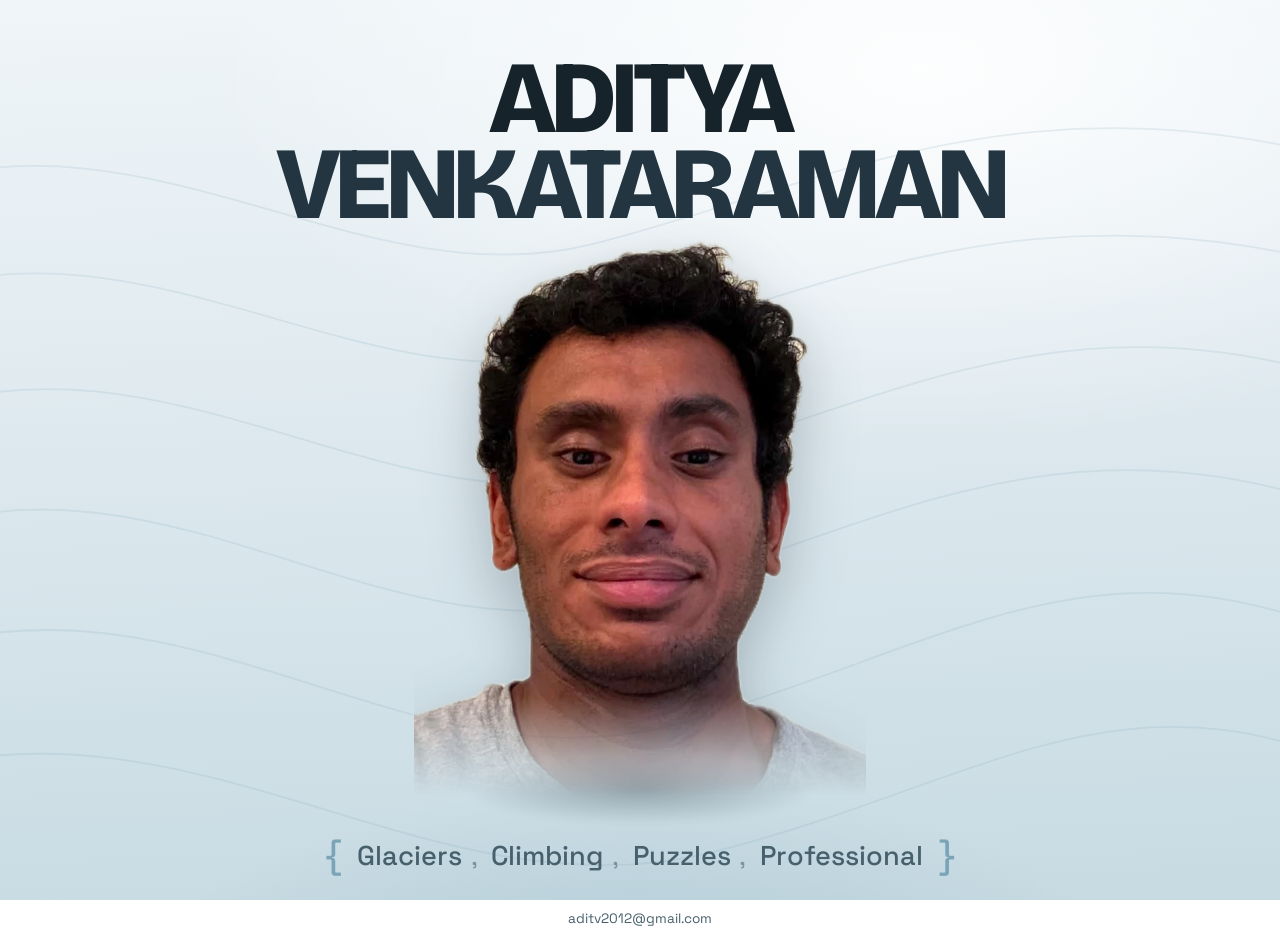
<file: index.html>
<!DOCTYPE html>
<html lang="en">
<head>
  <meta charset="UTF-8" />
  <meta name="viewport" content="width=device-width, initial-scale=1" />
  <title>Aditya Venkataraman</title>
  <meta name="description" content="Aditya Venkataraman — glaciers, climbing, puzzles, professional." />
  <meta name="color-scheme" content="light" />
  <link rel="icon" href="data:image/svg+xml,%3Csvg%20xmlns='http://www.w3.org/2000/svg'%20viewBox='0%200%2032%2032'%3E%3Crect%20width='32'%20height='32'%20rx='7'%20fill='%2316232b'/%3E%3Cpath%20d='M4%2025%20L12%2010%20L17%2018%20L20%2013%20L28%2025%20Z'%20fill='%23cfe3ec'/%3E%3C/svg%3E" />

  <link rel="preconnect" href="https://fonts.googleapis.com" />
  <link rel="preconnect" href="https://fonts.gstatic.com" crossorigin />
  <link
    href="https://fonts.googleapis.com/css2?family=Bricolage+Grotesque:wght@600;700;800&family=Space+Grotesk:wght@400;500;700&display=swap"
    rel="stylesheet"
  />
  <link rel="stylesheet" href="styles.css" />
</head>
<body>
  <!-- faint topographic contour field, purely decorative -->
  <svg class="contours" viewBox="0 0 1200 800" preserveAspectRatio="xMidYMid slice" aria-hidden="true" focusable="false">
    <g fill="none" stroke="currentColor" stroke-width="1.5">
      <path d="M-40 210 C 180 120 360 300 560 250 S 940 90 1260 200" />
      <path d="M-40 300 C 180 210 360 390 560 340 S 940 180 1260 290" />
      <path d="M-40 400 C 200 300 380 500 600 440 S 980 270 1260 390" />
      <path d="M-40 500 C 200 400 380 610 600 545 S 980 370 1260 500" />
      <path d="M-40 600 C 220 500 400 720 640 650 S 1000 470 1260 610" />
      <path d="M-40 700 C 220 610 420 820 660 760 S 1020 580 1260 720" />
    </g>
  </svg>

  <main class="hero">
    <h1 class="name" aria-label="Aditya Venkataraman">
      <span class="name__line">Aditya</span>
      <span class="name__line">Venkataraman</span>
    </h1>

    <figure class="portrait" id="portrait">
      <div class="portrait__glow" aria-hidden="true"></div>
      <div class="portrait__shadow" aria-hidden="true"></div>
      <div class="portrait__media">
        <picture>
          <source srcset="assets/adit1-cut.webp" type="image/webp" />
          <img
            class="portrait__img portrait__img--base"
            src="assets/adit1-cut.png"
            alt="Aditya Venkataraman"
            width="776" height="1000" fetchpriority="high" decoding="async"
          />
        </picture>
        <!-- gaze poses: he looks *toward* the cursor, so the cursor-left pose
             is the one glancing left, and vice versa -->
        <picture>
          <source srcset="assets/adit4-cut.webp" type="image/webp" />
          <img
            class="portrait__img portrait__img--left"
            src="assets/adit4-cut.png"
            alt="" aria-hidden="true"
            width="776" height="1000" decoding="async"
          />
        </picture>
        <picture>
          <source srcset="assets/adit3-cut.webp" type="image/webp" />
          <img
            class="portrait__img portrait__img--right"
            src="assets/adit3-cut.png"
            alt="" aria-hidden="true"
            width="776" height="1000" decoding="async"
          />
        </picture>
        <!-- looking up: synthesised from adit1 by scripts/make_lookup.py -->
        <picture>
          <source srcset="assets/adit5-cut.webp" type="image/webp" />
          <img
            class="portrait__img portrait__img--up"
            src="assets/adit5-cut.png"
            alt="" aria-hidden="true"
            width="776" height="1000" decoding="async"
          />
        </picture>
        <div class="portrait__eyes" id="emoji" aria-hidden="true">
          <span class="portrait__emoji portrait__emoji--l"></span>
          <span class="portrait__emoji portrait__emoji--r"></span>
        </div>
      </div>
    </figure>

    <div class="set" role="group" aria-label="What Aditya is into">
      <span class="set__brace" aria-hidden="true">{</span>
      <ul class="set__list">
        <li><a class="word" href="/glaciers" data-theme="glaciers" data-emoji="🧊">Glaciers</a></li>
        <li><a class="word" href="/climbing" data-theme="climbing" data-emoji="🪨">Climbing</a></li>
        <li><a class="word" href="/puzzles" data-theme="puzzles" data-emoji="🧩">Puzzles</a></li>
        <li><a class="word" href="/professional" data-theme="professional" data-emoji="📝">Professional</a></li>
      </ul>
      <span class="set__brace" aria-hidden="true">}</span>
    </div>

    <p class="hint" id="hint" hidden>Tap a word to hold it · tap again to release</p>
  </main>

  <footer class="foot">
    <a href="mailto:aditv2012@gmail.com">aditv2012@gmail.com</a>
    <!-- add socials when ready:
    <a href="https://github.com/USERNAME">GitHub</a>
    <a href="https://www.linkedin.com/in/USERNAME">LinkedIn</a>
    -->
  </footer>

  <script src="script.js"></script>
</body>
</html>
</file>
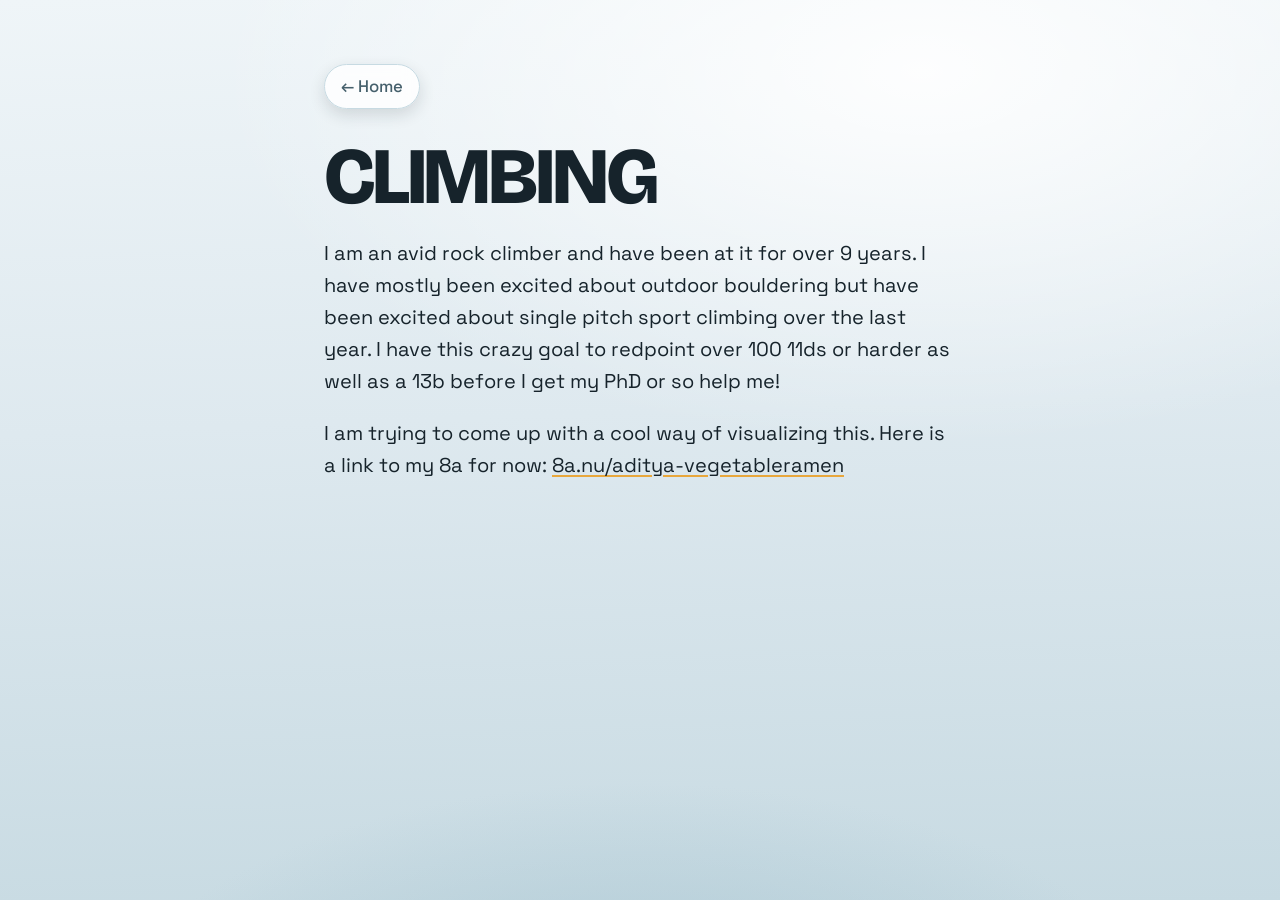
<file: climbing.html>
<!DOCTYPE html>
<html lang="en">
<head>
  <meta charset="UTF-8" />
  <meta name="viewport" content="width=device-width, initial-scale=1" />
  <title>Climbing — Aditya Venkataraman</title>
  <meta name="color-scheme" content="light" />
  <link rel="preconnect" href="https://fonts.googleapis.com" />
  <link rel="preconnect" href="https://fonts.gstatic.com" crossorigin />
  <link href="https://fonts.googleapis.com/css2?family=Bricolage+Grotesque:wght@600;700;800&family=Space+Grotesk:wght@400;500;700&display=swap" rel="stylesheet" />
  <link rel="stylesheet" href="styles.css" />
  <style>
    .page { position: relative; z-index: 1; flex: 1; max-width: 42rem; margin: 0 auto; padding: clamp(2rem, 6vw, 4rem) 1.25rem 2rem; }
    .back { position: sticky; top: 0.75rem; z-index: 5; display: block; width: fit-content; color: var(--ink-soft); text-decoration: none; font-weight: 500; font-size: 1.05rem; padding: 0.65rem 1rem; margin-bottom: 2rem; background: rgba(255, 255, 255, 0.82); -webkit-backdrop-filter: blur(8px); backdrop-filter: blur(8px); border: 1px solid var(--ice-300); border-radius: 999px; box-shadow: 0 6px 16px rgba(22, 35, 43, 0.14); }
    .back:hover, .back:focus-visible { color: var(--ink); border-color: var(--warm); }
    .page h1 { font-family: "Bricolage Grotesque", sans-serif; font-weight: 800; text-transform: uppercase; letter-spacing: -0.04em; font-size: clamp(2.5rem, 9vw, 5rem); line-height: 0.9; margin: 0 0 1.5rem; }
    .page p { font-size: clamp(1.05rem, 2.2vw, 1.25rem); line-height: 1.6; color: var(--ink); margin: 0 0 1.25rem; }
    .page a.ext { color: var(--ink); text-decoration-color: var(--warm); text-underline-offset: 3px; text-decoration-thickness: 2px; }
  </style>
</head>
<body>
  <main class="page">
    <a class="back" href="/">← Home</a>
    <h1>Climbing</h1>
    <p>I am an avid rock climber and have been at it for over 9 years. I have mostly been excited about outdoor bouldering but have been excited about single pitch sport climbing over the last year. I have this crazy goal to redpoint over 100 11ds or harder as well as a 13b before I get my PhD or so help me!</p>
    <p>I am trying to come up with a cool way of visualizing this. Here is a link to my 8a for now: <a class="ext" href="https://www.8a.nu/user/aditya-vegetableramen/bouldering" target="_blank" rel="noopener">8a.nu/aditya-vegetableramen</a></p>
  </main>
</body>
</html>
</file>
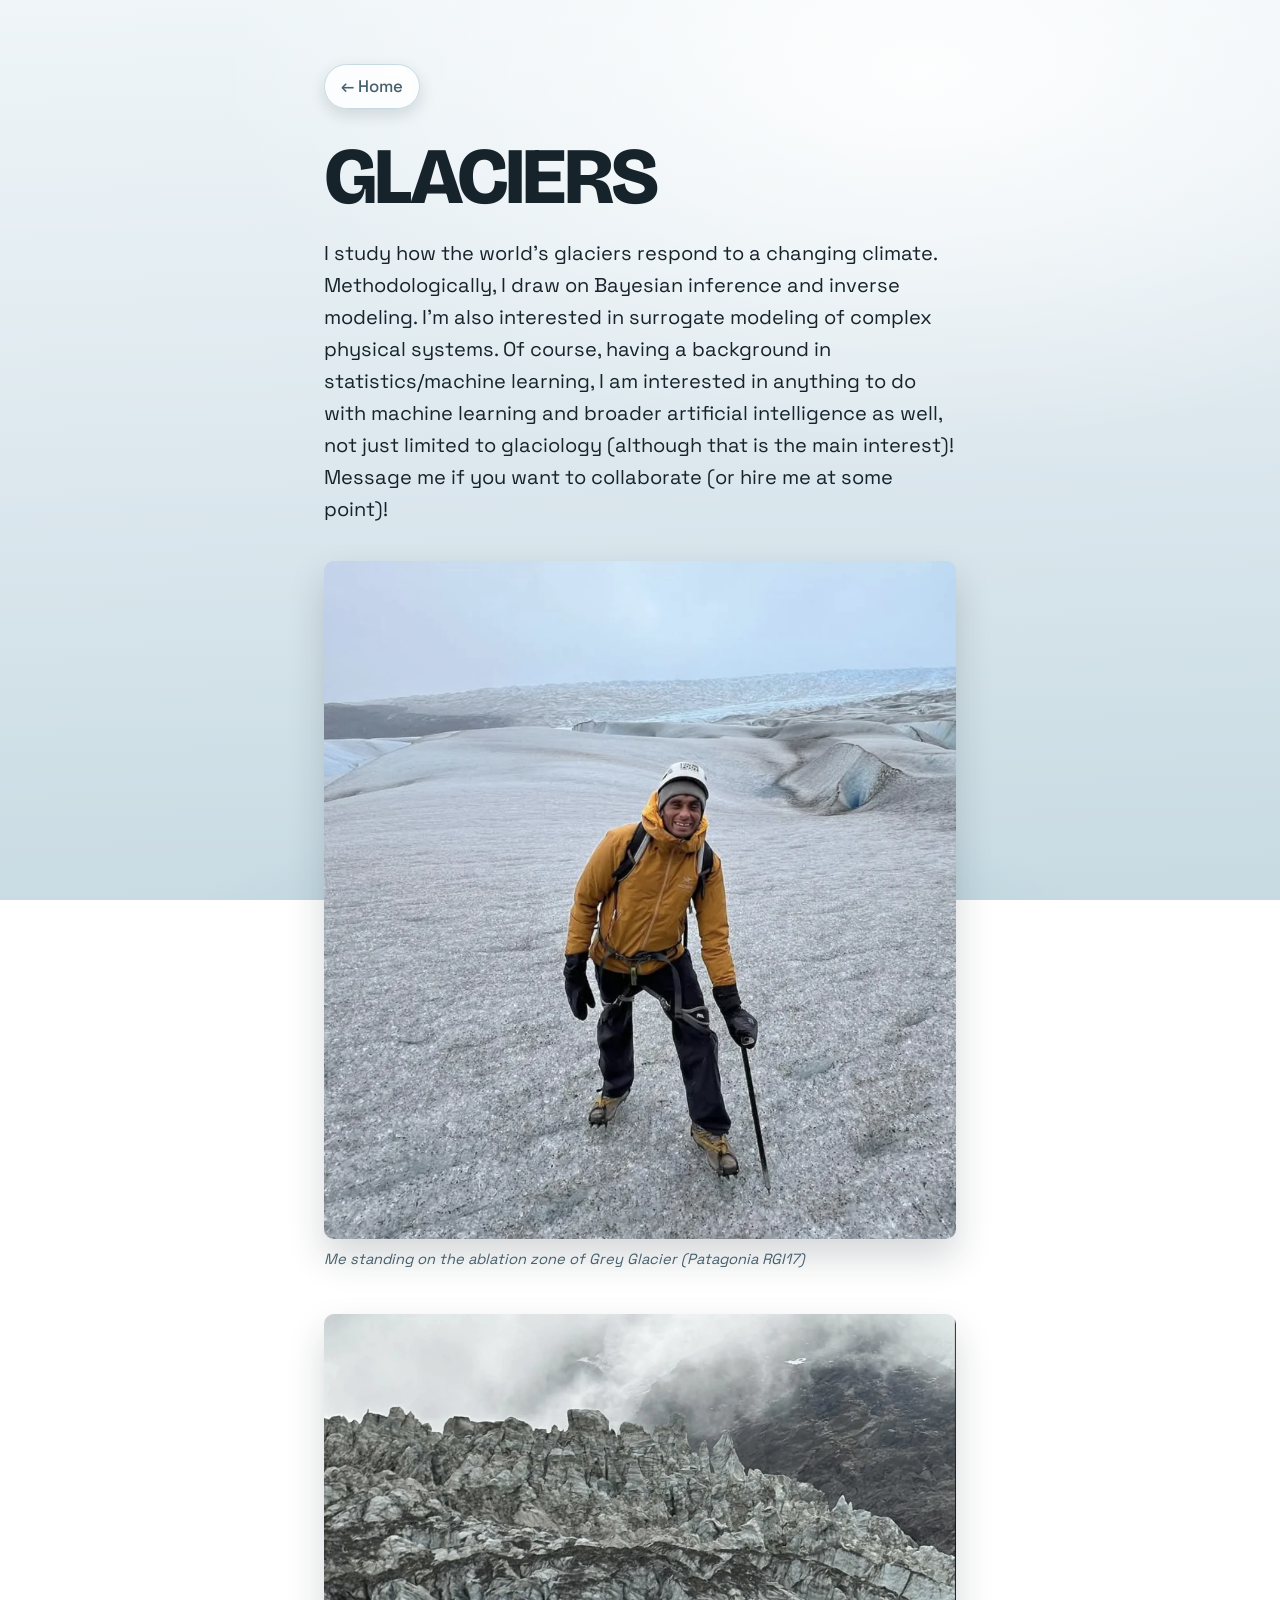
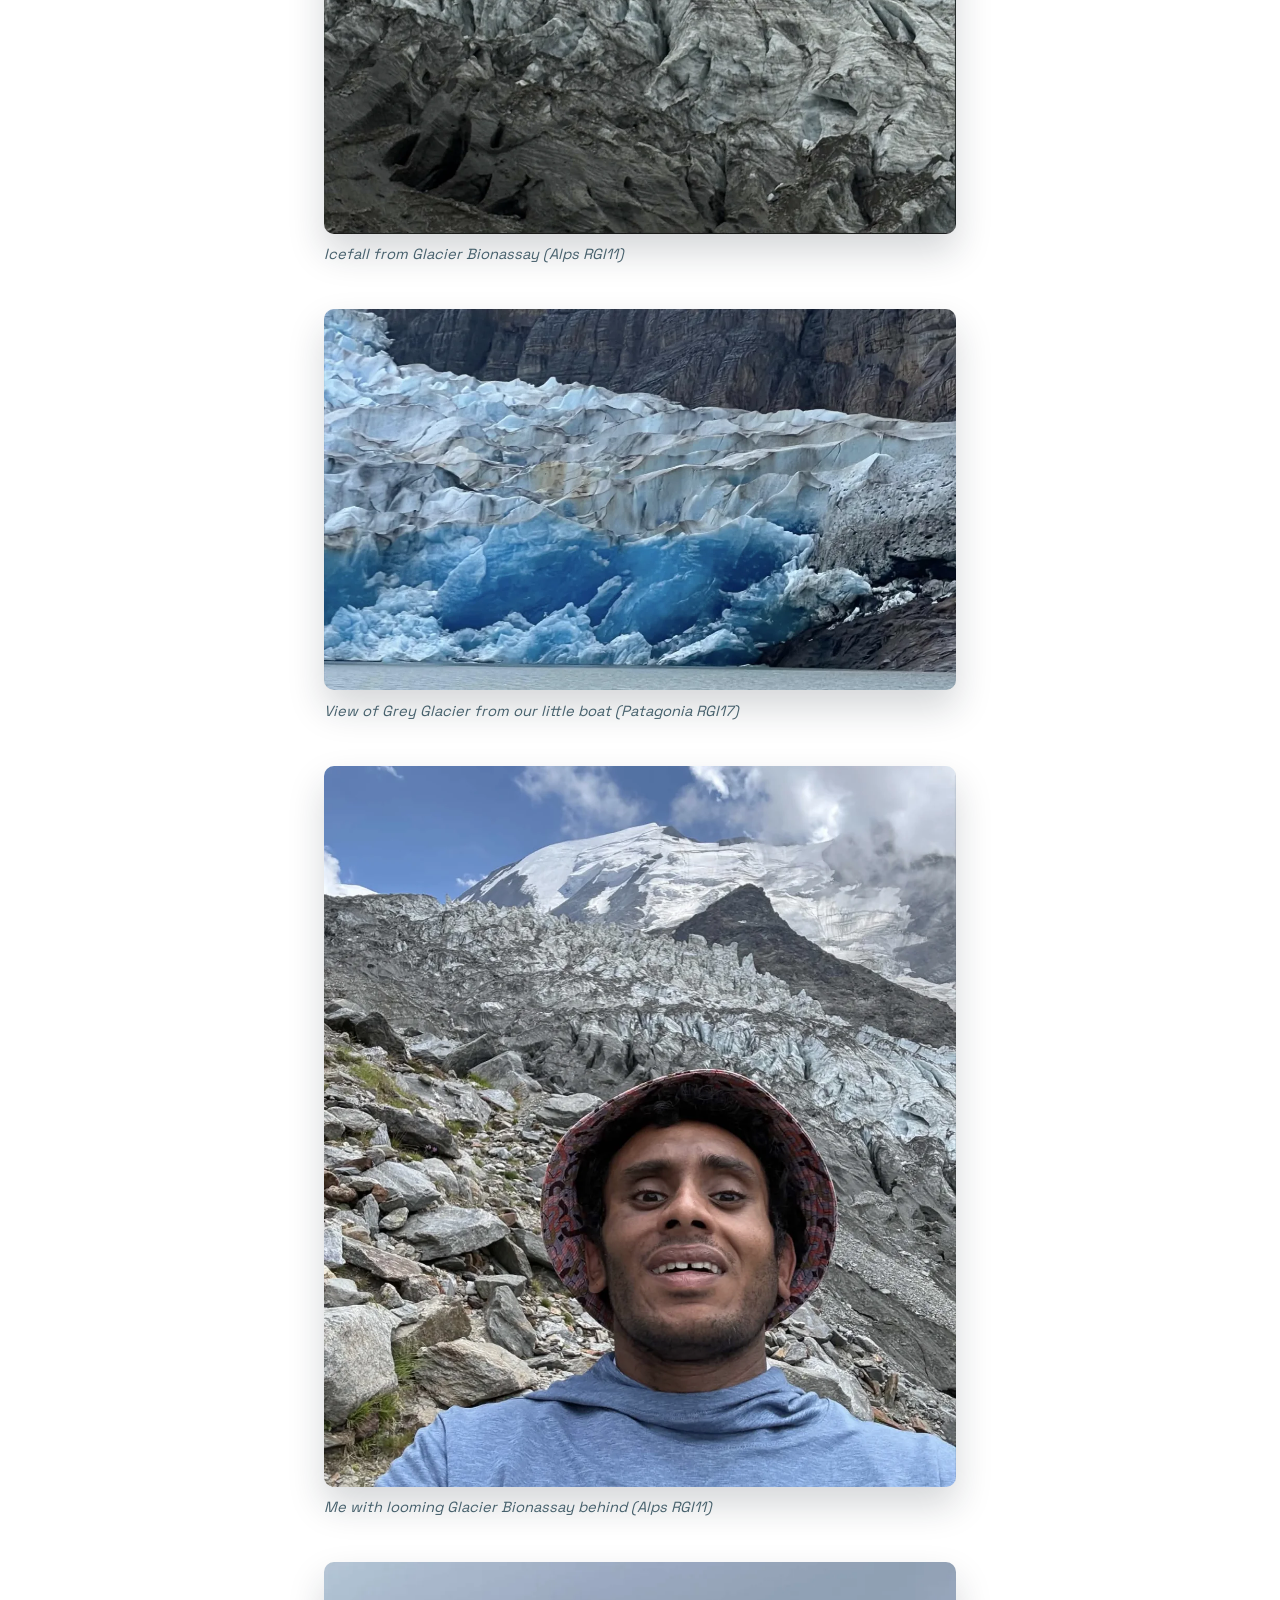
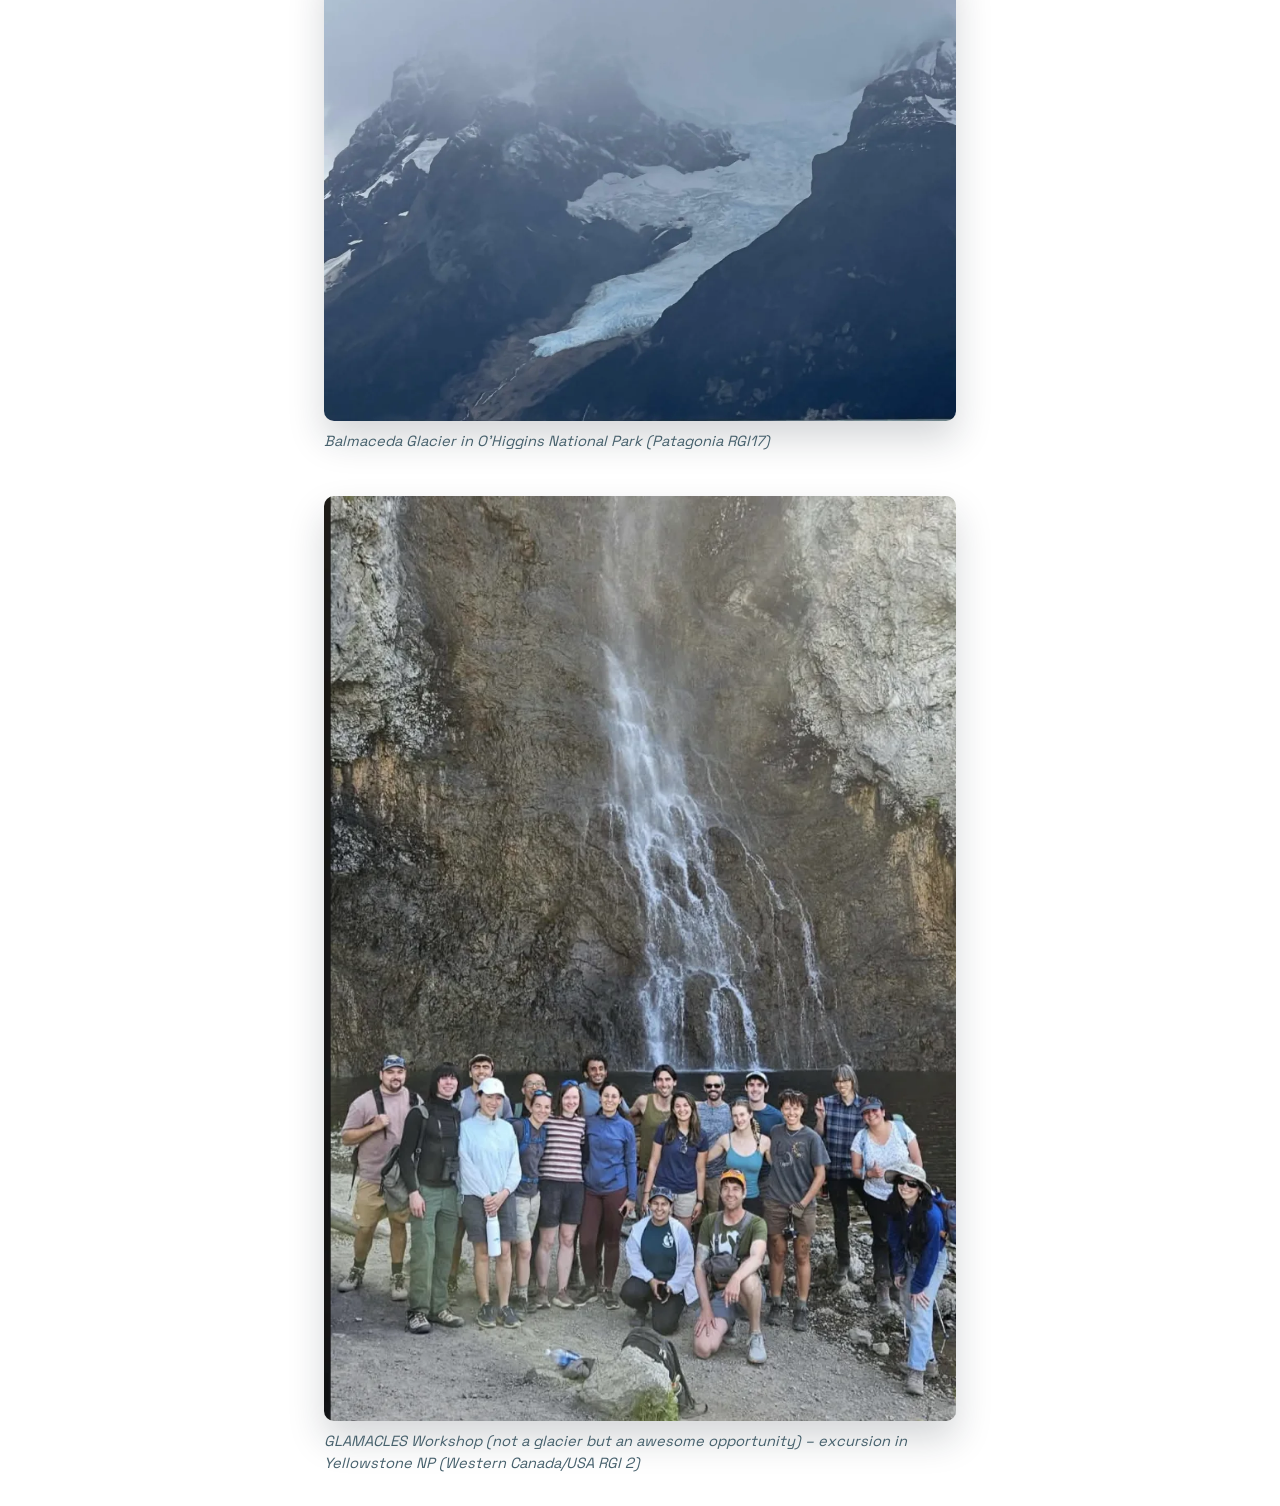
<file: glaciers.html>
<!DOCTYPE html>
<html lang="en">
<head>
  <meta charset="UTF-8" />
  <meta name="viewport" content="width=device-width, initial-scale=1" />
  <title>Glaciers — Aditya Venkataraman</title>
  <meta name="color-scheme" content="light" />
  <link rel="preconnect" href="https://fonts.googleapis.com" />
  <link rel="preconnect" href="https://fonts.gstatic.com" crossorigin />
  <link href="https://fonts.googleapis.com/css2?family=Bricolage+Grotesque:wght@600;700;800&family=Space+Grotesk:wght@400;500;700&display=swap" rel="stylesheet" />
  <link rel="stylesheet" href="styles.css" />
  <style>
    .page { position: relative; z-index: 1; flex: 1; max-width: 42rem; margin: 0 auto; padding: clamp(2rem, 6vw, 4rem) 1.25rem 2rem; }
    .back { position: sticky; top: 0.75rem; z-index: 5; display: block; width: fit-content; color: var(--ink-soft); text-decoration: none; font-weight: 500; font-size: 1.05rem; padding: 0.65rem 1rem; margin-bottom: 2rem; background: rgba(255, 255, 255, 0.82); -webkit-backdrop-filter: blur(8px); backdrop-filter: blur(8px); border: 1px solid var(--ice-300); border-radius: 999px; box-shadow: 0 6px 16px rgba(22, 35, 43, 0.14); }
    .back:hover, .back:focus-visible { color: var(--ink); border-color: var(--warm); }
    .page h1 { font-family: "Bricolage Grotesque", sans-serif; font-weight: 800; text-transform: uppercase; letter-spacing: -0.04em; font-size: clamp(2.5rem, 9vw, 5rem); line-height: 0.9; margin: 0 0 1.5rem; }
    .page p { font-size: clamp(1.05rem, 2.2vw, 1.25rem); line-height: 1.6; color: var(--ink); margin: 0 0 1.25rem; }
    .page a.ext { color: var(--ink); text-decoration-color: var(--warm); text-underline-offset: 3px; text-decoration-thickness: 2px; }
    .page h2 { font-family: "Bricolage Grotesque", sans-serif; font-weight: 700; font-size: clamp(1.5rem, 4vw, 2.2rem); letter-spacing: -0.02em; margin: 0 0 0.75rem; }
    .gallery { display: grid; gap: clamp(1.75rem, 5vw, 2.75rem); margin-top: 2.25rem; }
    .shot { margin: 0; }
    .shot img { display: block; width: 100%; height: auto; border-radius: 10px; box-shadow: 0 18px 36px rgba(22, 35, 43, 0.18); background: var(--ice-200); }
    .shot figcaption { margin-top: 0.65rem; font-style: italic; font-size: 0.92rem; line-height: 1.45; color: var(--ink-soft); }
  </style>
</head>
<body>
  <main class="page">
    <a class="back" href="/">← Home</a>
    <h1>Glaciers</h1>
    <p>I study how the world’s glaciers respond to a changing climate. Methodologically, I draw on Bayesian inference and inverse modeling. I’m also interested in surrogate modeling of complex physical systems. Of course, having a background in statistics/machine learning, I am interested in anything to do with machine learning and broader artificial intelligence as well, not just limited to glaciology (although that is the main interest)! Message me if you want to collaborate (or hire me at some point)!</p>
    <div class="gallery">
    <figure class="shot">
      <img src="/assets/glaciers/glacier1.webp" alt="Me standing on the ablation zone of Grey Glacier (Patagonia RGI17)" width="990" height="1062" decoding="async" />
      <figcaption>Me standing on the ablation zone of Grey Glacier (Patagonia RGI17)</figcaption>
    </figure>
    <figure class="shot">
      <img src="/assets/glaciers/glacier2.webp" alt="Icefall from Glacier Bionassay (Alps RGI11)" width="1232" height="1012" loading="lazy" decoding="async" />
      <figcaption>Icefall from Glacier Bionassay (Alps RGI11)</figcaption>
    </figure>
    <figure class="shot">
      <img src="/assets/glaciers/glacier3.webp" alt="View of Grey Glacier from our little boat (Patagonia RGI17)" width="1234" height="744" loading="lazy" decoding="async" />
      <figcaption>View of Grey Glacier from our little boat (Patagonia RGI17)</figcaption>
    </figure>
    <figure class="shot">
      <img src="/assets/glaciers/glacier4.webp" alt="Me with looming Glacier Bionassay behind (Alps RGI11)" width="1212" height="1382" loading="lazy" decoding="async" />
      <figcaption>Me with looming Glacier Bionassay behind (Alps RGI11)</figcaption>
    </figure>
    <figure class="shot">
      <img src="/assets/glaciers/glacier5.webp" alt="Balmaceda Glacier in O’Higgins National Park (Patagonia RGI17)" width="1214" height="880" loading="lazy" decoding="async" />
      <figcaption>Balmaceda Glacier in O’Higgins National Park (Patagonia RGI17)</figcaption>
    </figure>
    <figure class="shot">
      <img src="/assets/glaciers/glacier6.webp" alt="GLAMACLES Workshop (not a glacier but an awesome opportunity) – excursion in Yellowstone NP (Western Canada/USA RGI 2)" width="764" height="1118" loading="lazy" decoding="async" />
      <figcaption>GLAMACLES Workshop (not a glacier but an awesome opportunity) – excursion in Yellowstone NP (Western Canada/USA RGI 2)</figcaption>
    </figure>
    </div>
  </main>
</body>
</html>
</file>
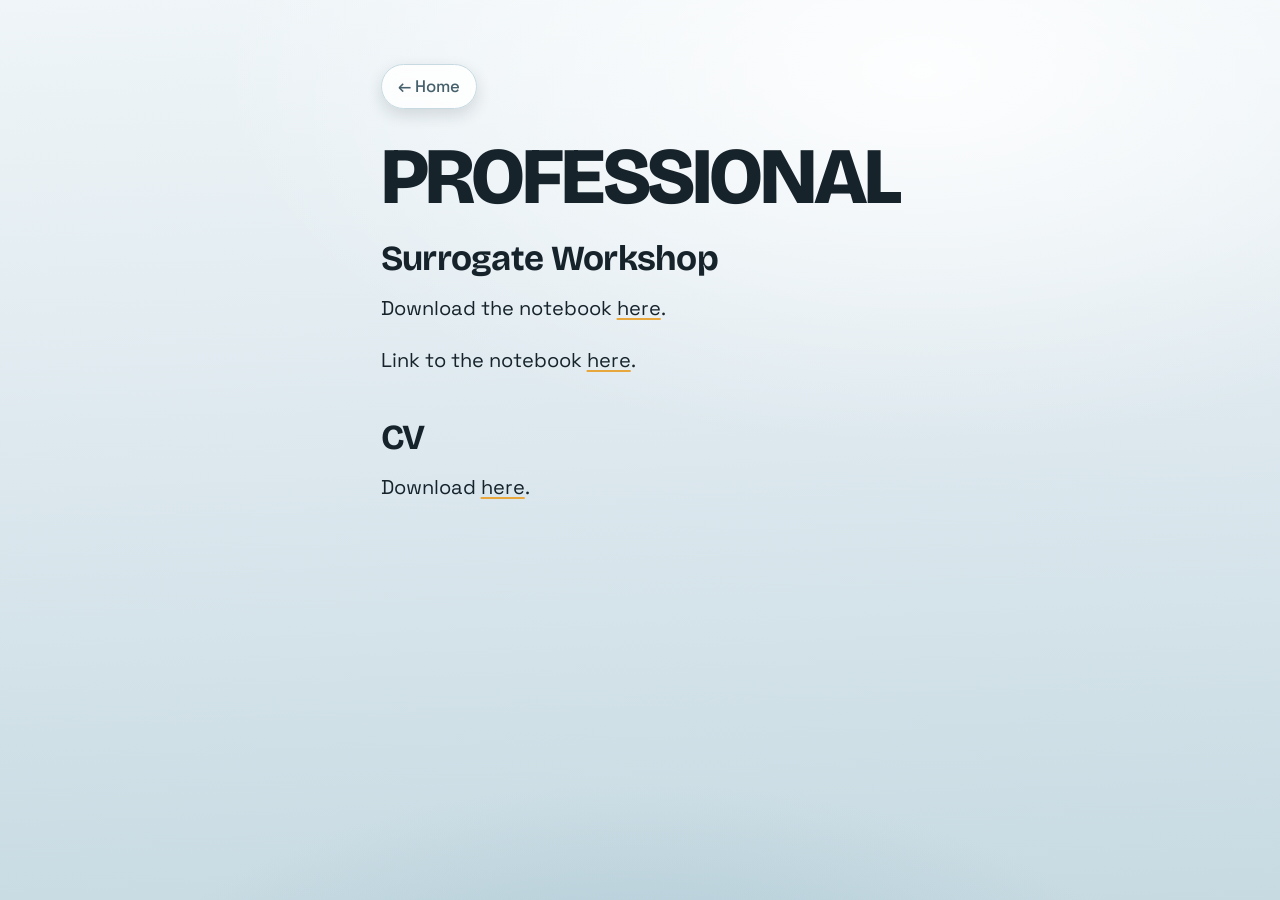
<file: professional.html>
<!DOCTYPE html>
<html lang="en">
<head>
  <meta charset="UTF-8" />
  <meta name="viewport" content="width=device-width, initial-scale=1" />
  <title>Professional — Aditya Venkataraman</title>
  <meta name="color-scheme" content="light" />
  <link rel="preconnect" href="https://fonts.googleapis.com" />
  <link rel="preconnect" href="https://fonts.gstatic.com" crossorigin />
  <link href="https://fonts.googleapis.com/css2?family=Bricolage+Grotesque:wght@600;700;800&family=Space+Grotesk:wght@400;500;700&display=swap" rel="stylesheet" />
  <link rel="stylesheet" href="styles.css" />
  <style>
    .page { position: relative; z-index: 1; flex: 1; max-width: 42rem; margin: 0 auto; padding: clamp(2rem, 6vw, 4rem) 1.25rem 2rem; }
    .back { position: sticky; top: 0.75rem; z-index: 5; display: block; width: fit-content; color: var(--ink-soft); text-decoration: none; font-weight: 500; font-size: 1.05rem; padding: 0.65rem 1rem; margin-bottom: 2rem; background: rgba(255, 255, 255, 0.82); -webkit-backdrop-filter: blur(8px); backdrop-filter: blur(8px); border: 1px solid var(--ice-300); border-radius: 999px; box-shadow: 0 6px 16px rgba(22, 35, 43, 0.14); }
    .back:hover, .back:focus-visible { color: var(--ink); border-color: var(--warm); }
    .page h1 { font-family: "Bricolage Grotesque", sans-serif; font-weight: 800; text-transform: uppercase; letter-spacing: -0.04em; font-size: clamp(2.5rem, 9vw, 5rem); line-height: 0.9; margin: 0 0 1.5rem; }
    .page p { font-size: clamp(1.05rem, 2.2vw, 1.25rem); line-height: 1.6; color: var(--ink); margin: 0 0 1.25rem; }
    .page a.ext { color: var(--ink); text-decoration-color: var(--warm); text-underline-offset: 3px; text-decoration-thickness: 2px; }
    .page h2 { font-family: "Bricolage Grotesque", sans-serif; font-weight: 700; font-size: clamp(1.5rem, 4vw, 2.2rem); letter-spacing: -0.02em; margin: 0 0 0.75rem; }
    .page h2.section { margin-top: 2.5rem; }
  </style>
</head>
<body>
  <main class="page">
    <a class="back" href="/">← Home</a>
    <h1>Professional</h1>
    <h2>Surrogate Workshop</h2>
    <p>Download the notebook <a class="ext" href="/surrogate_models_colab_workshop_v6.ipynb" download>here</a>.</p>
    <p>Link to the notebook <a class="ext" href="https://colab.research.google.com/drive/1AjDe6-yEHD4lGYKW-xvBqIcfE-us9Ht_" target="_blank" rel="noopener">here</a>.</p>
    <h2 class="section">CV</h2>
    <p>Download <a class="ext" href="/CV/Aditya_Venkataraman_CV_2026.pdf" download>here</a>.</p>
  </main>
</body>
</html>
</file>
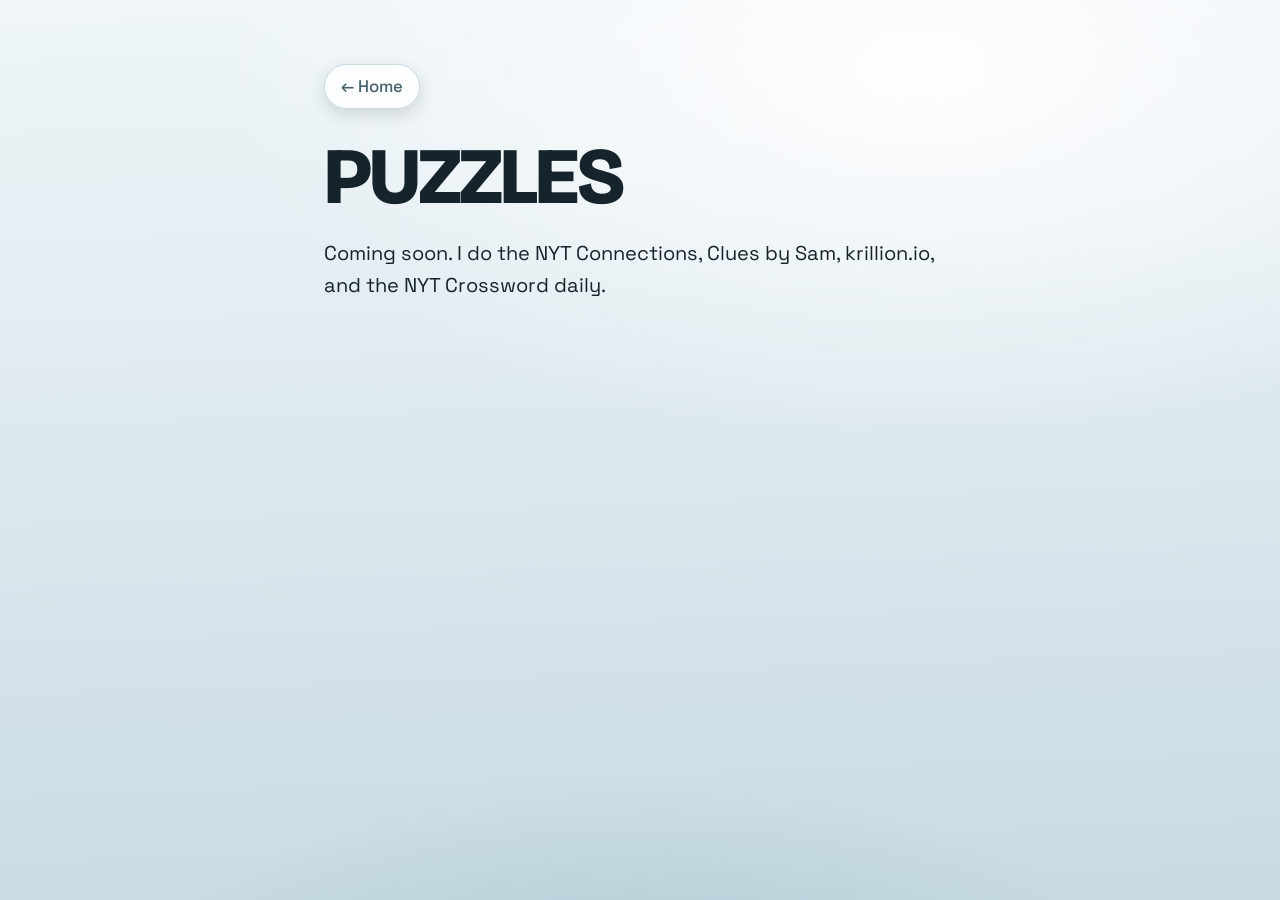
<file: puzzles.html>
<!DOCTYPE html>
<html lang="en">
<head>
  <meta charset="UTF-8" />
  <meta name="viewport" content="width=device-width, initial-scale=1" />
  <title>Puzzles — Aditya Venkataraman</title>
  <meta name="color-scheme" content="light" />
  <link rel="preconnect" href="https://fonts.googleapis.com" />
  <link rel="preconnect" href="https://fonts.gstatic.com" crossorigin />
  <link href="https://fonts.googleapis.com/css2?family=Bricolage+Grotesque:wght@600;700;800&family=Space+Grotesk:wght@400;500;700&display=swap" rel="stylesheet" />
  <link rel="stylesheet" href="styles.css" />
  <style>
    .page { position: relative; z-index: 1; flex: 1; max-width: 42rem; margin: 0 auto; padding: clamp(2rem, 6vw, 4rem) 1.25rem 2rem; }
    .back { position: sticky; top: 0.75rem; z-index: 5; display: block; width: fit-content; color: var(--ink-soft); text-decoration: none; font-weight: 500; font-size: 1.05rem; padding: 0.65rem 1rem; margin-bottom: 2rem; background: rgba(255, 255, 255, 0.82); -webkit-backdrop-filter: blur(8px); backdrop-filter: blur(8px); border: 1px solid var(--ice-300); border-radius: 999px; box-shadow: 0 6px 16px rgba(22, 35, 43, 0.14); }
    .back:hover, .back:focus-visible { color: var(--ink); border-color: var(--warm); }
    .page h1 { font-family: "Bricolage Grotesque", sans-serif; font-weight: 800; text-transform: uppercase; letter-spacing: -0.04em; font-size: clamp(2.5rem, 9vw, 5rem); line-height: 0.9; margin: 0 0 1.5rem; }
    .page p { font-size: clamp(1.05rem, 2.2vw, 1.25rem); line-height: 1.6; color: var(--ink); margin: 0 0 1.25rem; }
    .page a.ext { color: var(--ink); text-decoration-color: var(--warm); text-underline-offset: 3px; text-decoration-thickness: 2px; }
  </style>
</head>
<body>
  <main class="page">
    <a class="back" href="/">← Home</a>
    <h1>Puzzles</h1>
    <p>Coming soon. I do the NYT Connections, Clues by Sam, krillion.io, and the NYT Crossword daily.</p>
  </main>
</body>
</html>
</file>
<file: styles.css>
/* =========================================================================
   Aditya Venkataraman — interactive hero
   Alpine-ice palette: luminous cold field, charcoal type, one warm accent.
   ========================================================================= */

:root {
  /* ice field */
  --ice-100: #eff5f8;
  --ice-200: #dee9ef;
  --ice-300: #c7dae2;
  --ice-400: #a9c6d2;
  --ice-500: #7ba4b6;

  /* ink */
  --ink: #16232b;
  --ink-soft: #46606c;
  --ink-faint: #7d949e;

  /* the one warm note — climbing-jacket amber */
  --warm: #e8a73c;
  --warm-deep: #b5761a;

  /* per-theme glow hues, all held slightly muted so the field stays cold */
  --glow: transparent;

  --portrait-w: clamp(232px, 38vw, 452px);

  /* shared eye anchor — every pose is registered to this point.
     --eye-gap is half the inter-ocular distance (as % of portrait width);
     it matches adit1, the face shown whenever the emoji are up. */
  --eye-x: 50%;
  --eye-y: 40.6%;
  --eye-gap: 12.5%;

  --ease-spring: cubic-bezier(0.34, 1.56, 0.64, 1);
  --ease-out: cubic-bezier(0.22, 1, 0.36, 1);
}

* { box-sizing: border-box; }

html { -webkit-text-size-adjust: 100%; }

body {
  margin: 0;
  min-height: 100svh;
  display: flex;
  flex-direction: column;
  font-family: "Space Grotesk", ui-sans-serif, system-ui, sans-serif;
  color: var(--ink);
  background:
    radial-gradient(120% 90% at 72% 8%, rgba(255, 255, 255, 0.9) 0%, rgba(255, 255, 255, 0) 46%),
    radial-gradient(80% 60% at 50% 120%, var(--ice-400) 0%, rgba(169, 198, 210, 0) 55%),
    linear-gradient(178deg, var(--ice-100) 0%, var(--ice-200) 46%, var(--ice-300) 100%);
  background-attachment: fixed;
  overflow-x: hidden;
}

/* ---- decorative contour field ------------------------------------------- */
.contours {
  position: fixed;
  inset: -6% -4% 0 -4%;
  width: 108%;
  height: 106%;
  color: var(--ice-500);
  opacity: 0.16;
  pointer-events: none;
  z-index: 0;
}

/* ---- layout ----------------------------------------------------------------- */
.hero {
  position: relative;
  z-index: 1;
  flex: 1;
  display: flex;
  flex-direction: column;
  align-items: center;
  justify-content: center;
  gap: clamp(0.5rem, 2vw, 1.1rem);
  padding: clamp(2rem, 6vw, 3.5rem) 1.25rem 1rem;
  text-align: center;
}

/* ---- name --------------------------------------------------------------- */
.name {
  margin: 0;
  font-family: "Bricolage Grotesque", "Space Grotesk", sans-serif;
  font-weight: 800;
  font-size: clamp(1.55rem, 8vw, 7rem);
  line-height: 0.84;
  letter-spacing: -0.04em;
  text-transform: uppercase;
  color: var(--ink);
  /* the name sits just above the head — the portrait's transparent headroom
     tucks under the last line without covering any letters */
  margin-bottom: calc(var(--portrait-w) * -0.06);
  transition: color 0.35s var(--ease-out);
}
.name__line { display: block; }
.name__line + .name__line { color: #223541; }

/* ---- portrait --------------------------------------------------------------- */
.portrait {
  position: relative;
  z-index: 2;
  width: var(--portrait-w);
  margin: 0;
  aspect-ratio: 776 / 1000;
  will-change: transform;
}

/* cold cast pooled beneath him so he is planted, not floating */
.portrait__shadow {
  position: absolute;
  left: 50%;
  bottom: -4%;
  width: 78%;
  height: 12%;
  transform: translateX(-50%);
  background: radial-gradient(ellipse at 50% 50%, rgba(22, 35, 43, 0.30) 0%, rgba(22, 35, 43, 0) 70%);
  filter: blur(3px);
}

.portrait__glow {
  position: absolute;
  left: 50%;
  top: 40%;
  width: 108%;
  height: 108%;
  transform: translate(-50%, -50%);
  border-radius: 50%;
  background: radial-gradient(circle at 50% 46%, var(--glow) 0%, rgba(0, 0, 0, 0) 60%);
  opacity: 0;
  transition: opacity 0.45s var(--ease-out);
  mix-blend-mode: multiply;
}
.portrait.is-active .portrait__glow { opacity: 0.7; }

.portrait__media {
  position: absolute;
  inset: 0;
}

.portrait__img {
  position: absolute;
  left: 50%;
  bottom: 0;
  transform: translateX(-50%);
  width: 100%;
  height: auto;
  filter: drop-shadow(0 22px 28px rgba(22, 35, 43, 0.26));
  -webkit-mask-image: linear-gradient(to bottom, #000 82%, transparent 99%);
  mask-image: linear-gradient(to bottom, #000 82%, transparent 99%);
}
/* every pose is pre-registered to the same eye anchor, so swapping is a
   pure crossfade. base = adit1, left / right / up = the gaze poses */
.portrait__img--left,
.portrait__img--right,
.portrait__img--up {
  opacity: 0;
  transition: opacity 0.16s ease;
}

/* gaze: cursor left / right / above the figure — only while no topic is engaged */
.portrait[data-gaze="left"]:not(.is-active) .portrait__img--base,
.portrait[data-gaze="right"]:not(.is-active) .portrait__img--base,
.portrait[data-gaze="up"]:not(.is-active) .portrait__img--base { opacity: 0; }
.portrait[data-gaze="left"]:not(.is-active) .portrait__img--left { opacity: 1; }
.portrait[data-gaze="right"]:not(.is-active) .portrait__img--right { opacity: 1; }
.portrait[data-gaze="up"]:not(.is-active) .portrait__img--up { opacity: 1; }

/* topic hover / pin: back to the base face (emoji pair goes over its eyes) */
.portrait.is-active .portrait__img--left,
.portrait.is-active .portrait__img--right,
.portrait.is-active .portrait__img--up { opacity: 0; }

/* one emoji over each eye */
.portrait__eyes {
  position: absolute;
  inset: 0;
}
.portrait__emoji {
  position: absolute;
  top: calc(var(--eye-y) + var(--emoji-dy));
  width: calc(var(--portrait-w) * 0.30);
  height: calc(var(--portrait-w) * 0.30);
  display: flex;
  align-items: center;
  justify-content: center;
  font-size: calc(var(--portrait-w) * var(--emoji-size));
  line-height: 1;
  /* per-theme fine-tune — emoji fonts disagree on internal centring */
  --emoji-dy: 0px;
  --emoji-size: 0.22;
  opacity: 0;
  transition:
    transform 0.26s var(--ease-spring),
    opacity 0.14s linear;
  pointer-events: none;
  user-select: none;
}
.portrait__emoji--l { left: calc(var(--eye-x) - var(--eye-gap)); }
.portrait__emoji--r { left: calc(var(--eye-x) + var(--eye-gap)); transition-delay: 0.035s; }

.portrait__emoji--l { transform: translate(-50%, -50%) scale(0.2) rotate(-24deg); }
.portrait__emoji--r { transform: translate(-50%, -50%) scale(0.2) rotate(24deg); }
.portrait.is-active .portrait__emoji { opacity: 1; }
.portrait.is-active .portrait__emoji--l { transform: translate(-50%, -50%) scale(1) rotate(-6deg); }
.portrait.is-active .portrait__emoji--r { transform: translate(-50%, -50%) scale(1) rotate(6deg); }

/* ---- the set --------------------------------------------------------------- */
.set {
  position: relative;
  z-index: 3;
  display: flex;
  align-items: center;
  justify-content: center;
  gap: 0.5rem;
  flex-wrap: wrap;
  margin-top: clamp(0.25rem, 1.5vw, 0.9rem);
  font-size: clamp(1.05rem, 2.9vw, 1.7rem);
}
.set__brace {
  font-weight: 500;
  font-size: 1.35em;
  color: var(--ice-500);
  line-height: 1;
}
.set__list {
  display: flex;
  flex-wrap: wrap;
  align-items: center;
  justify-content: center;
  gap: 0.15rem 0.35rem;
  margin: 0;
  padding: 0;
  list-style: none;
}
.set__list li { display: flex; align-items: center; }
.set__list li:not(:last-child)::after {
  content: ",";
  color: var(--ink-faint);
  margin-left: 0.05rem;
}

.word {
  display: inline-flex;
  align-items: center;
  text-decoration: none;
  appearance: none;
  border: 0;
  background: none;
  font: inherit;
  color: var(--ink-soft);
  font-weight: 500;
  cursor: pointer;
  min-height: 44px;
  padding: 0.3rem 0.5rem;
  border-radius: 8px;
  position: relative;
  transition: color 0.2s var(--ease-out), transform 0.2s var(--ease-out);
}
.word::after {
  content: "";
  position: absolute;
  left: 0.5rem;
  right: 0.5rem;
  bottom: 0.28rem;
  height: 2px;
  background: var(--warm);
  border-radius: 2px;
  transform: scaleX(0);
  transform-origin: left;
  transition: transform 0.24s var(--ease-out);
}
.word:hover,
.word:focus-visible,
.word[aria-pressed="true"] { color: var(--ink); }
.word:hover::after,
.word:focus-visible::after,
.word[aria-pressed="true"]::after { transform: scaleX(1); }
.word[aria-pressed="true"] { transform: translateY(-1px); }

.word:focus-visible {
  outline: 2px solid var(--ink);
  outline-offset: 3px;
}

/* ---- hint + footer ---------------------------------------------------------- */
.hint {
  margin: 0.25rem 0 0;
  font-size: 0.82rem;
  color: var(--ink-faint);
  letter-spacing: 0.01em;
}

.foot {
  position: relative;
  z-index: 1;
  display: flex;
  gap: 1.25rem;
  justify-content: center;
  padding: 1rem 1.25rem 1.5rem;
  font-size: 0.85rem;
}
.foot a {
  color: var(--ink-soft);
  text-decoration: none;
  border-bottom: 1px solid transparent;
  transition: color 0.2s, border-color 0.2s;
}
.foot a:hover,
.foot a:focus-visible { color: var(--ink); border-color: var(--warm); }
.foot a:focus-visible { outline: 2px solid var(--ink); outline-offset: 3px; }

/* ---- theme tints ---------------------------------------------------------- */
.portrait[data-theme="glaciers"]     { --glow: #63b4d6; }
.portrait[data-theme="climbing"]     { --glow: #e8a73c; }
.portrait[data-theme="puzzles"]      { --glow: #8f74d6; }
.portrait[data-theme="professional"] { --glow: #4e9a76; }

.portrait[data-theme="puzzles"] .portrait__emoji {
  --emoji-dy: calc(var(--portrait-w) * 0.03);
}
.portrait[data-theme="professional"] .portrait__emoji {
  --emoji-size: 0.26;
  --emoji-dy: calc(var(--portrait-w) * 0.015);
}

/* ---- small screens ------------------------------------------------------- */
@media (max-width: 560px) {
  :root { --portrait-w: min(60vw, 280px); }
  .hero { gap: 0.75rem; padding-top: clamp(1.5rem, 8vw, 3rem); }
  /* the "burst through the name" overlap doesn't read at phone proportions —
     let the name sit clean above the portrait */
  .name { margin-bottom: 0.35rem; font-size: clamp(1.7rem, 9vw, 3rem); }

  /* set-notation punctuation is a desktop nicety; drop it and let the
     four words breathe as a centred wrap */
  .set__brace { display: none; }
  .set__list li:not(:last-child)::after { display: none; }
  .set__list { gap: 0.35rem 0.9rem; max-width: 16rem; }
  .word { padding: 0.4rem 0.6rem; }
}

/* short laptop windows — keep the whole hero above the fold */
@media (min-width: 561px) and (max-height: 820px) {
  :root { --portrait-w: clamp(220px, 43vh, 380px); }
  .name { font-size: clamp(2.1rem, 8vh, 6rem); }
  .hero { padding-top: clamp(1.25rem, 3.5vh, 2.75rem); gap: 0.5rem; }
}

/* ---- motion off --------------------------------------------------------- */
@media (prefers-reduced-motion: reduce) {
  .portrait,
  .portrait *,
  .word,
  .word::after {
    transition-duration: 0.1s !important;
  }
  /* no spring / splay — the emoji just fade in, on their eyes */
  .portrait__emoji,
  .portrait.is-active .portrait__emoji {
    transition: opacity 0.12s linear !important;
    transform: translate(-50%, -50%) scale(1) rotate(0) !important;
  }
  .contours { display: none; }
}
</file>
